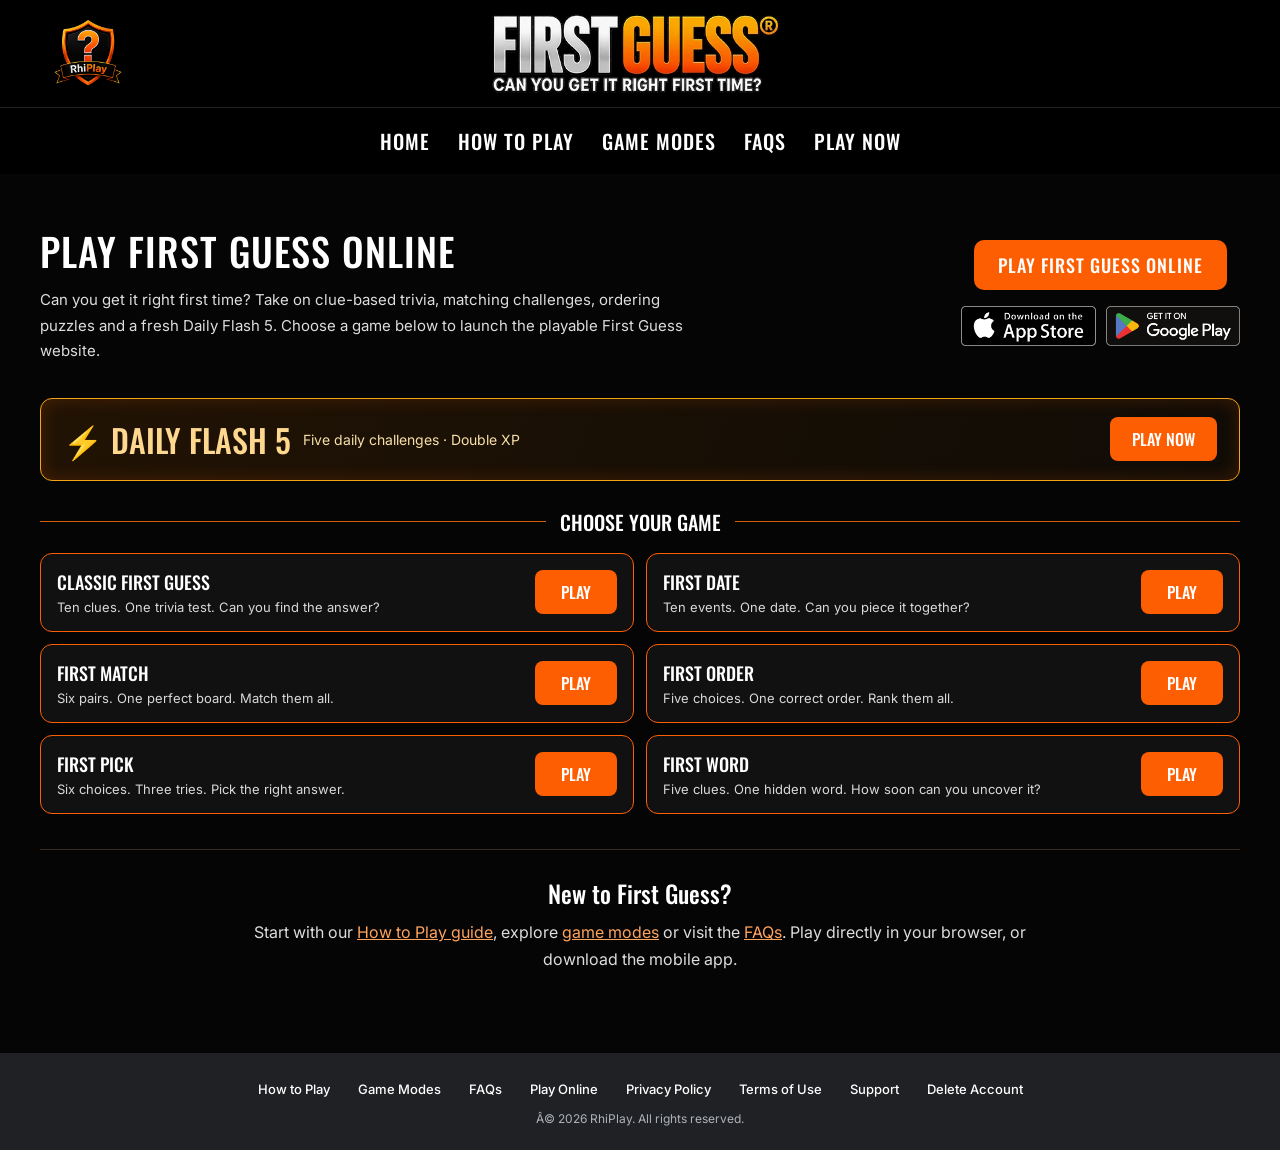
<file: index.html>
<!doctype html>
<html lang="en">
<head>
  <meta charset="utf-8">
  <meta name="viewport" content="width=device-width,initial-scale=1">
  <meta name="description" content="Play First Guess online. Try six clue-based trivia and puzzle modes or Daily Flash 5, and find the official iOS and Android app downloads.">
  <title>First GuessÂ® | RhiPlay</title>
  <link rel="stylesheet" href="styles.css">
  <link rel="stylesheet" href="adsense-content.css">
</head>

<body>

  <header class="site-header">
    <a
      class="rhiplay-logo-link"
      href="https://rhiplaygames.com/"
      aria-label="RhiPlay Games website"
    >
      <img
        class="rhiplay-logo"
        src="RhiPlayLogo_GitHub.png"
        alt="RhiPlay"
      >
    </a>

    <img
      class="header-first-guess"
      src="firstguessRlogo.webp"
      alt="First GuessÂ® â€” Can you get it right first time?"
    >
  </header>
<nav class="rhiplay-main-nav" aria-label="Main navigation">
  <a href="index.html">HOME</a>
  <a href="how-to-play.html">HOW TO PLAY</a>
  <a href="game-modes.html">GAME MODES</a>
  <a href="faq.html">FAQs</a>
  <a href="https://play.rhiplaygames.com/">PLAY NOW</a>
</nav>


<main id="top" class="game-portal">
  <section class="portal-intro" aria-labelledby="portal-title">
    <h1 id="portal-title">Play First Guess online</h1>
    <p>Can you get it right first time? Take on clue-based trivia, matching challenges, ordering puzzles and a fresh Daily Flash 5. Choose a game below to launch the playable First Guess website.</p>
    <div class="portal-actions">
      <a class="web-play-button" href="https://play.rhiplaygames.com/">PLAY FIRST GUESS ONLINE</a>
      <div class="store-buttons" aria-label="Download First Guess">
        <img src="apple.webp" alt="First Guess on the App Store">
        <a href="https://play.google.com/store/apps/details?id=com.rhiplaygames.firstguess" aria-label="Get First Guess on Google Play"><img src="google.webp" alt="Get it on Google Play"></a>
      </div>
    </div>
  </section>
  <section class="portal-daily" aria-label="Daily Flash 5">
    <div><strong>⚡ DAILY FLASH 5</strong><span>Five daily challenges · Double XP</span></div>
    <a href="https://play.rhiplaygames.com/" aria-label="Play Daily Flash 5 on First Guess">PLAY NOW</a>
  </section>
  <section class="portal-games" aria-labelledby="portal-games-title">
    <h2 id="portal-games-title">CHOOSE YOUR GAME</h2>
    <div class="portal-grid">
      <article><div><h3>CLASSIC FIRST GUESS</h3><p>Ten clues. One trivia test. Can you find the answer?</p></div><a href="https://play.rhiplaygames.com/" aria-label="Launch Classic First Guess">PLAY</a></article>
      <article><div><h3>FIRST DATE</h3><p>Ten events. One date. Can you piece it together?</p></div><a href="https://play.rhiplaygames.com/" aria-label="Launch First Date">PLAY</a></article>
      <article><div><h3>FIRST MATCH</h3><p>Six pairs. One perfect board. Match them all.</p></div><a href="https://play.rhiplaygames.com/" aria-label="Launch First Match">PLAY</a></article>
      <article><div><h3>FIRST ORDER</h3><p>Five choices. One correct order. Rank them all.</p></div><a href="https://play.rhiplaygames.com/" aria-label="Launch First Order">PLAY</a></article>
      <article><div><h3>FIRST PICK</h3><p>Six choices. Three tries. Pick the right answer.</p></div><a href="https://play.rhiplaygames.com/" aria-label="Launch First Pick">PLAY</a></article>
      <article><div><h3>FIRST WORD</h3><p>Five clues. One hidden word. How soon can you uncover it?</p></div><a href="https://play.rhiplaygames.com/" aria-label="Launch First Word">PLAY</a></article>
    </div>
  </section>
  <section class="portal-help" aria-label="Game information">
    <h2>New to First Guess?</h2>
    <p>Start with our <a href="how-to-play.html">How to Play guide</a>, explore <a href="game-modes.html">game modes</a> or visit the <a href="faq.html">FAQs</a>. Play directly in your browser, or download the mobile app.</p>
  </section>
</main>

  <footer class="site-footer">

    <div class="footer-links">
      <a href="how-to-play.html">How to Play</a>
      <a href="game-modes.html">Game Modes</a>
      <a href="faq.html">FAQs</a>
      <a href="https://play.rhiplaygames.com/">Play Online</a>
      <a href="privacy.html">Privacy Policy</a>
      <a href="terms.html">Terms of Use</a>
      <a href="support.html">Support</a>
      <a href="delete-account.html">Delete Account</a>
    </div>

    <p>Â© 2026 RhiPlay. All rights reserved.</p>

  </footer>

</body>
</html>
</file>
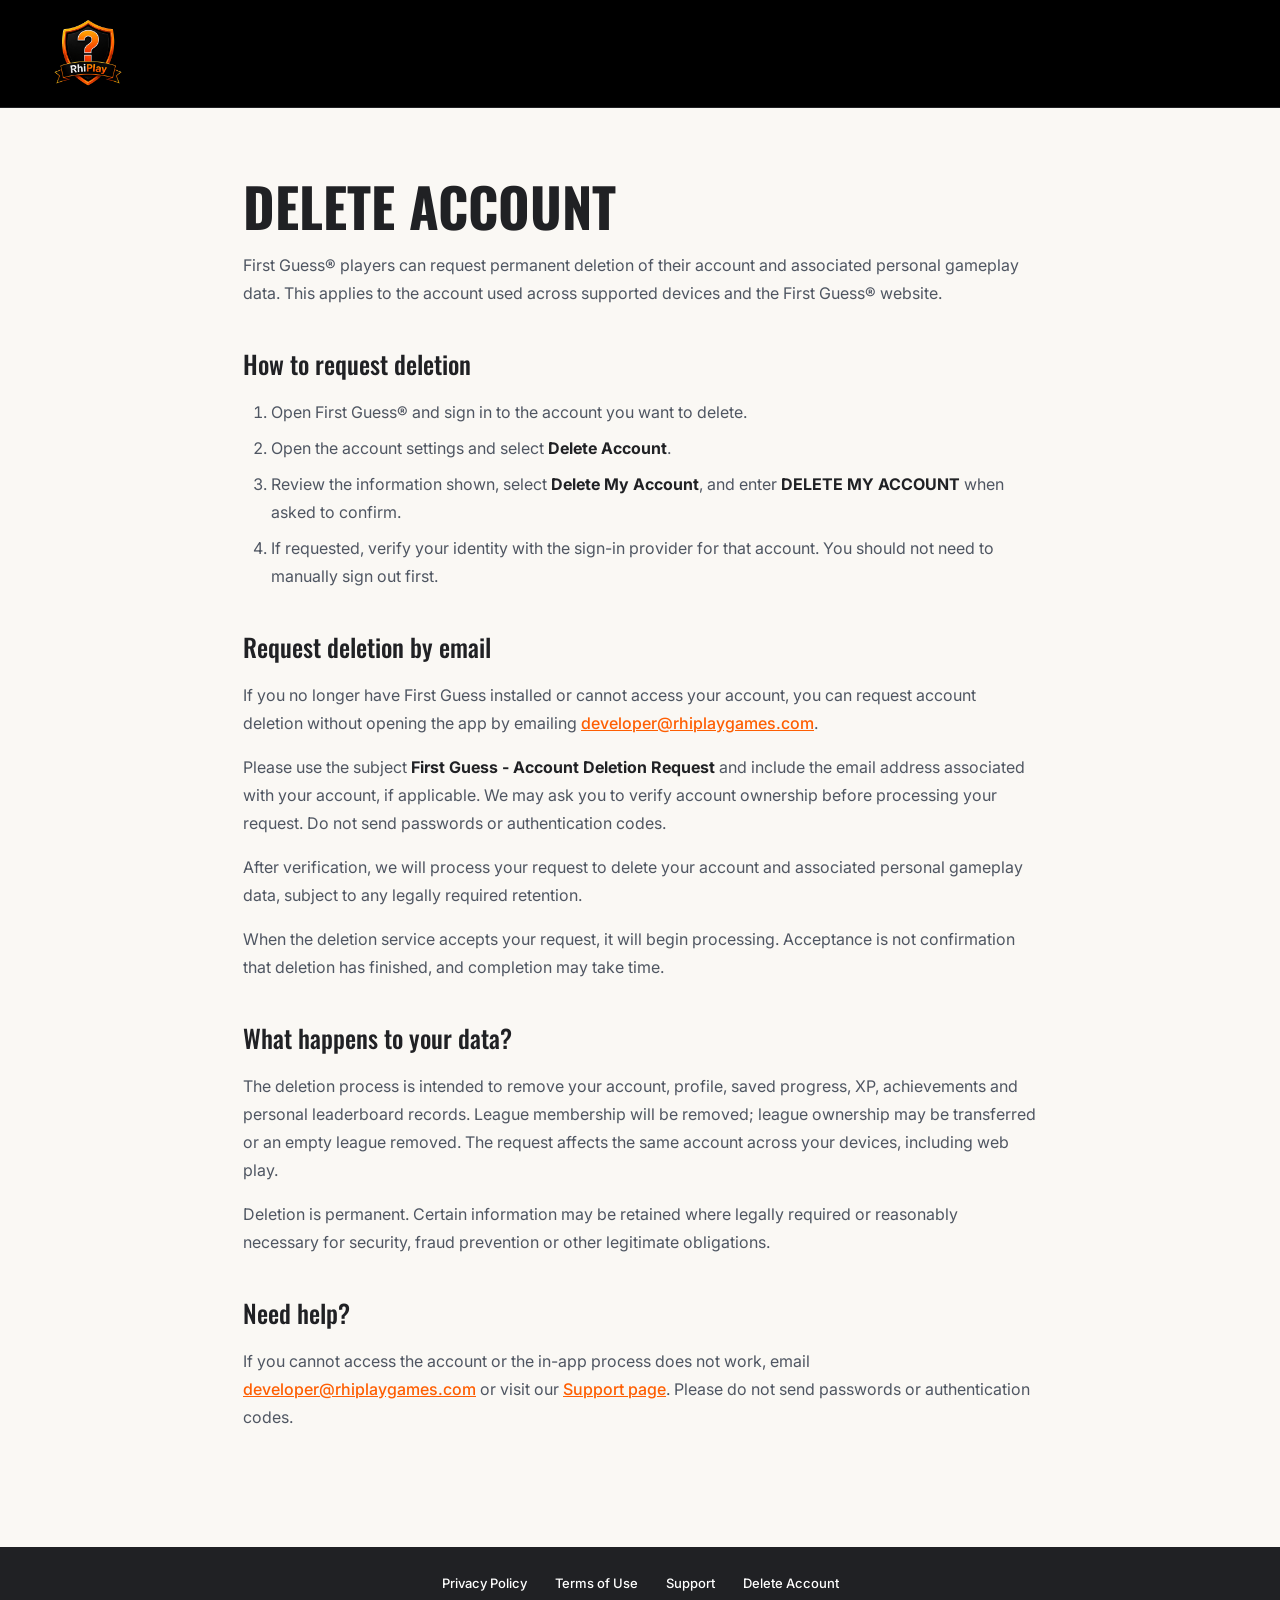
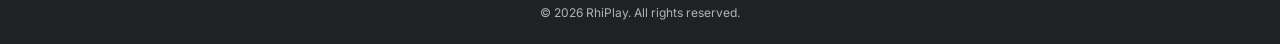
<file: delete-account.html>
<!doctype html>
<html lang="en">
<head>
  <meta charset="utf-8">
  <meta name="viewport" content="width=device-width,initial-scale=1">
  <title>Delete Account | RhiPlay</title>
  <link rel="stylesheet" href="styles.css">
</head>

<body>

  <header class="site-header">
    <a
      class="rhiplay-logo-link"
      href="index.html"
      aria-label="RhiPlay home"
    >
      <img
        class="rhiplay-logo"
        src="RhiPlayLogo_GitHub.png"
        alt="RhiPlay"
      >
    </a>
  </header>

  <main class="legal-page">
    <h1>Delete Account</h1>
    <p>First Guess® players can request permanent deletion of their account and associated personal gameplay data. This applies to the account used across supported devices and the First Guess® website.</p>

    <h2>How to request deletion</h2>
    <ol>
      <li>Open First Guess® and sign in to the account you want to delete.</li>
      <li>Open the account settings and select <strong>Delete Account</strong>.</li>
      <li>Review the information shown, select <strong>Delete My Account</strong>, and enter <strong>DELETE MY ACCOUNT</strong> when asked to confirm.</li>
      <li>If requested, verify your identity with the sign-in provider for that account. You should not need to manually sign out first.</li>
    </ol>
    <h2>Request deletion by email</h2>
    <p>If you no longer have First Guess installed or cannot access your account, you can request account deletion without opening the app by emailing <a href="mailto:developer@rhiplaygames.com?subject=First%20Guess%20-%20Account%20Deletion%20Request">developer@rhiplaygames.com</a>.</p>
    <p>Please use the subject <strong>First Guess - Account Deletion Request</strong> and include the email address associated with your account, if applicable. We may ask you to verify account ownership before processing your request. Do not send passwords or authentication codes.</p>
    <p>After verification, we will process your request to delete your account and associated personal gameplay data, subject to any legally required retention.</p>

    <p>When the deletion service accepts your request, it will begin processing. Acceptance is not confirmation that deletion has finished, and completion may take time.</p>

    <h2>What happens to your data?</h2>
    <p>The deletion process is intended to remove your account, profile, saved progress, XP, achievements and personal leaderboard records. League membership will be removed; league ownership may be transferred or an empty league removed. The request affects the same account across your devices, including web play.</p>
    <p>Deletion is permanent. Certain information may be retained where legally required or reasonably necessary for security, fraud prevention or other legitimate obligations.</p>

    <h2>Need help?</h2>
    <p>If you cannot access the account or the in-app process does not work, email <a href="mailto:developer@rhiplaygames.com">developer@rhiplaygames.com</a> or visit our <a href="support.html">Support page</a>. Please do not send passwords or authentication codes.</p>
  </main>

  <footer class="site-footer">

    <div class="footer-links">
      <a href="privacy.html">Privacy Policy</a>
      <a href="terms.html">Terms of Use</a>
      <a href="support.html">Support</a>
      <a href="delete-account.html">Delete Account</a>
    </div>

    <p>© 2026 RhiPlay. All rights reserved.</p>

  </footer>

</body>
</html>
</file>
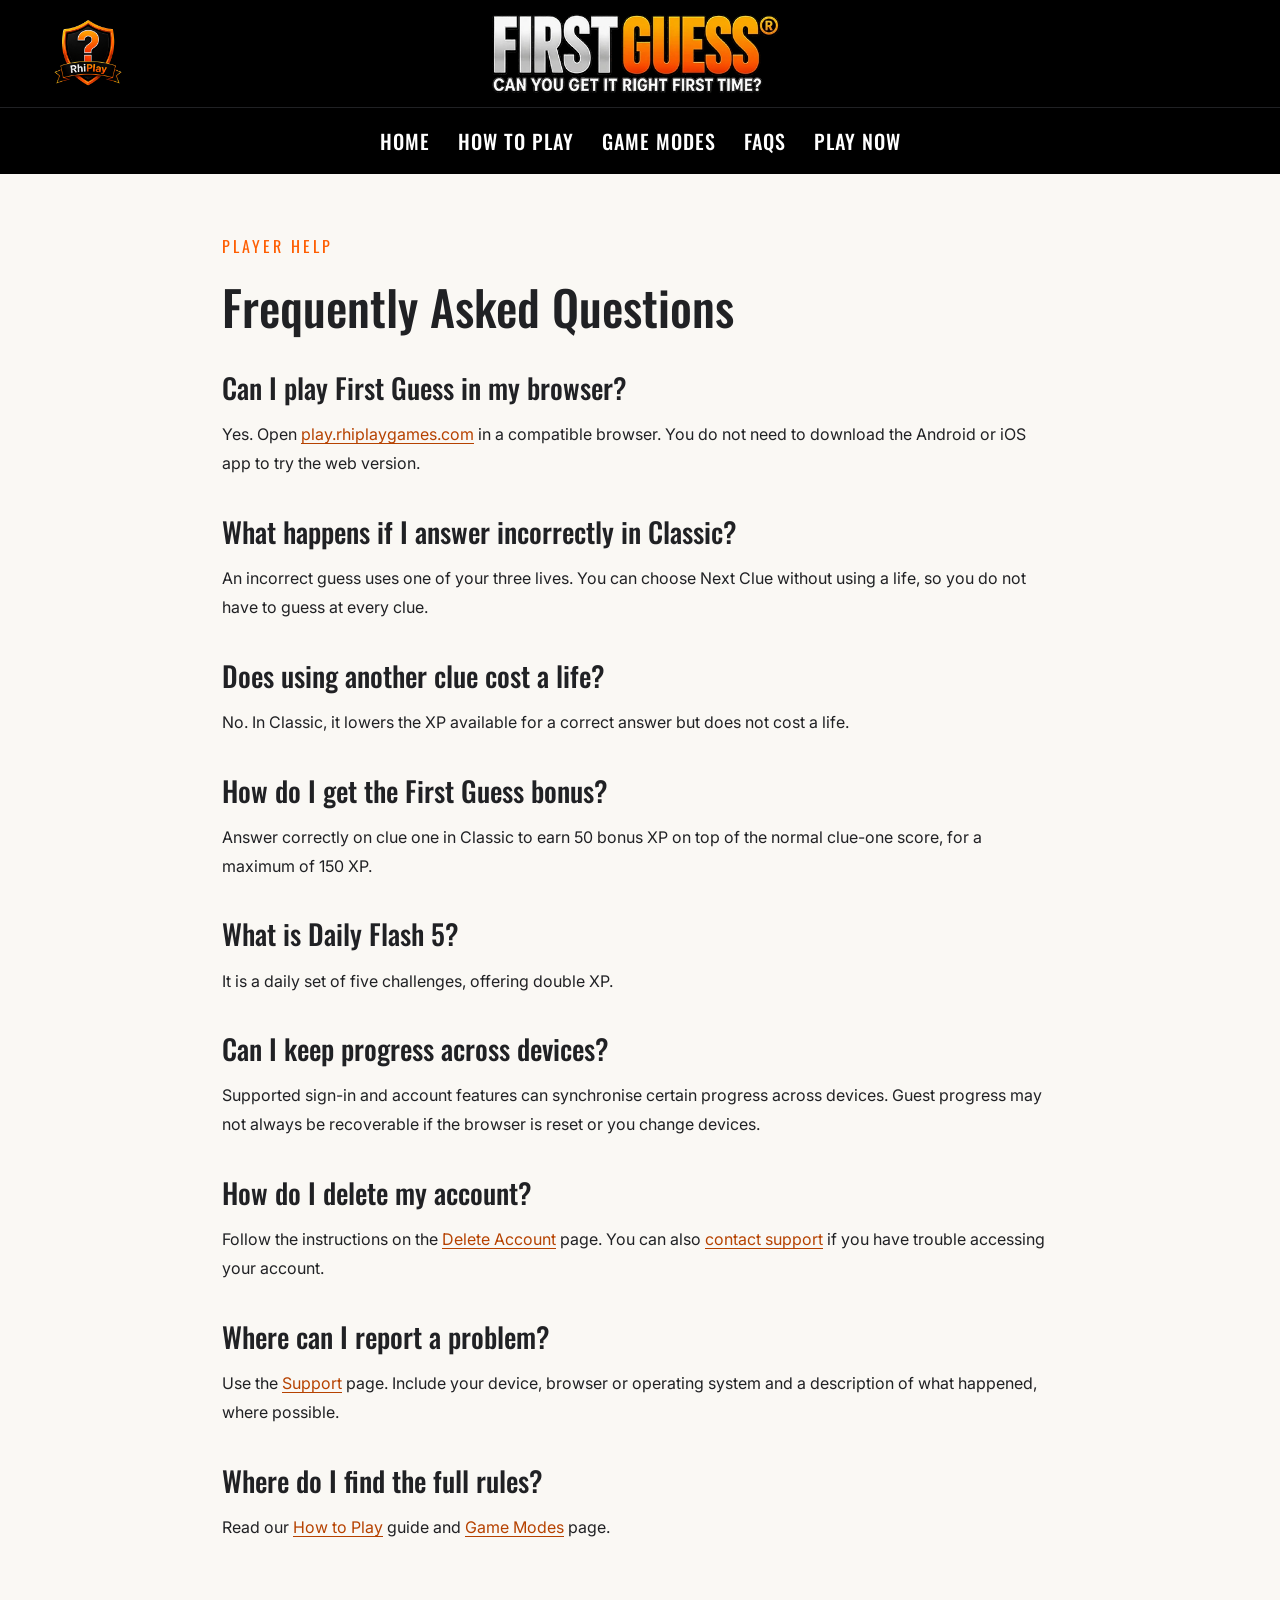
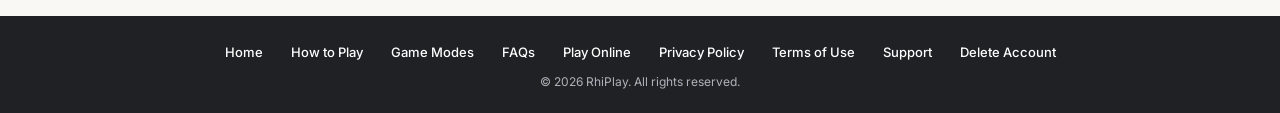
<file: faq.html>
<!doctype html>
<html lang="en"><head><meta charset="utf-8"><meta name="viewport" content="width=device-width, initial-scale=1"><meta name="description" content="Answers to common First Guess questions about playing online, lives, XP, accounts and game progress."><title>First Guess FAQs</title><link rel="canonical" href="https://rhiplaygames.com/faq.html"><link rel="stylesheet" href="styles.css"><link rel="stylesheet" href="adsense-content.css"></head><body><header class="site-header"><a class="rhiplay-logo-link" href="index.html" aria-label="RhiPlay Games home"><img class="rhiplay-logo" src="RhiPlayLogo_GitHub.png" alt="RhiPlay"></a><img class="header-first-guess" src="firstguessRlogo.webp" alt="First Guess — Can you get it right first time?"></header>
<nav class="rhiplay-main-nav" aria-label="Main navigation">
  <a href="index.html">HOME</a>
  <a href="how-to-play.html">HOW TO PLAY</a>
  <a href="game-modes.html">GAME MODES</a>
  <a href="faq.html">FAQs</a>
  <a href="https://play.rhiplaygames.com/">PLAY NOW</a>
</nav><main class="content-page"><p class="eyebrow">PLAYER HELP</p><h1>Frequently Asked Questions</h1><h2>Can I play First Guess in my browser?</h2><p>Yes. Open <a href="https://play.rhiplaygames.com/">play.rhiplaygames.com</a> in a compatible browser. You do not need to download the Android or iOS app to try the web version.</p><h2>What happens if I answer incorrectly in Classic?</h2><p>An incorrect guess uses one of your three lives. You can choose Next Clue without using a life, so you do not have to guess at every clue.</p><h2>Does using another clue cost a life?</h2><p>No. In Classic, it lowers the XP available for a correct answer but does not cost a life.</p><h2>How do I get the First Guess bonus?</h2><p>Answer correctly on clue one in Classic to earn 50 bonus XP on top of the normal clue-one score, for a maximum of 150 XP.</p><h2>What is Daily Flash 5?</h2><p>It is a daily set of five challenges, offering double XP.</p><h2>Can I keep progress across devices?</h2><p>Supported sign-in and account features can synchronise certain progress across devices. Guest progress may not always be recoverable if the browser is reset or you change devices.</p><h2>How do I delete my account?</h2><p>Follow the instructions on the <a href="delete-account.html">Delete Account</a> page. You can also <a href="support.html">contact support</a> if you have trouble accessing your account.</p><h2>Where can I report a problem?</h2><p>Use the <a href="support.html">Support</a> page. Include your device, browser or operating system and a description of what happened, where possible.</p><h2>Where do I find the full rules?</h2><p>Read our <a href="how-to-play.html">How to Play</a> guide and <a href="game-modes.html">Game Modes</a> page.</p></main><footer class="site-footer"><div class="footer-links"><a href="index.html">Home</a><a href="how-to-play.html">How to Play</a><a href="game-modes.html">Game Modes</a><a href="faq.html">FAQs</a><a href="https://play.rhiplaygames.com/">Play Online</a><a href="privacy.html">Privacy Policy</a><a href="terms.html">Terms of Use</a><a href="support.html">Support</a><a href="delete-account.html">Delete Account</a></div><p>© 2026 RhiPlay. All rights reserved.</p></footer></body></html>
</file>
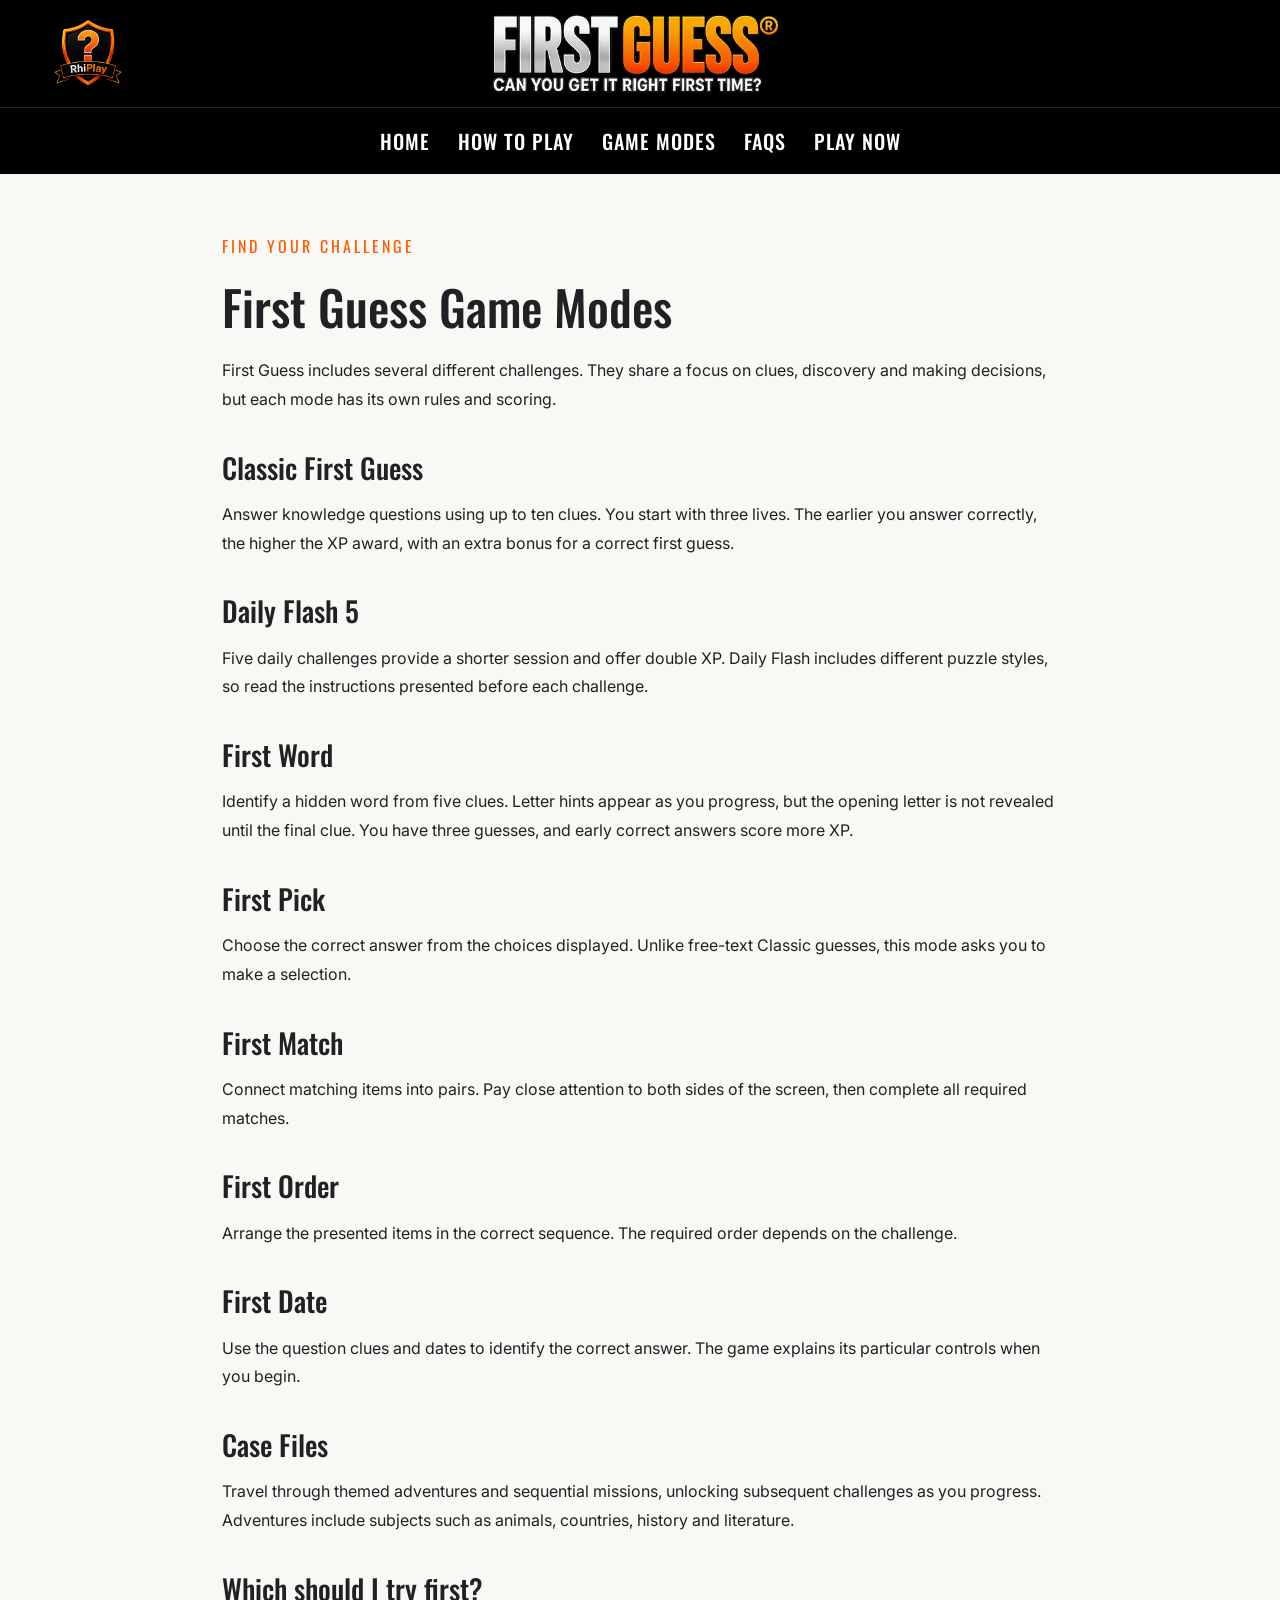
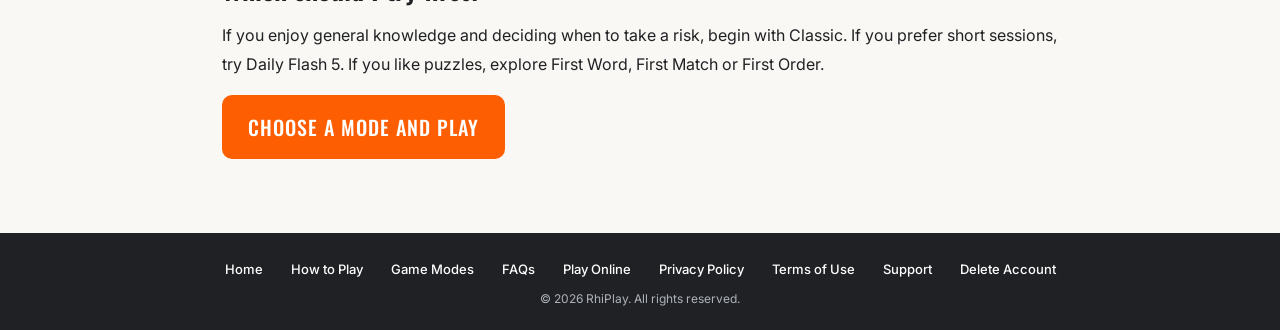
<file: game-modes.html>
<!doctype html>
<html lang="en"><head><meta charset="utf-8"><meta name="viewport" content="width=device-width, initial-scale=1"><meta name="description" content="Explore Classic, Daily Flash 5, First Word, First Pick, First Match, First Order and Case Files in First Guess."><title>First Guess Game Modes</title><link rel="canonical" href="https://rhiplaygames.com/game-modes.html"><link rel="stylesheet" href="styles.css"><link rel="stylesheet" href="adsense-content.css"></head><body><header class="site-header"><a class="rhiplay-logo-link" href="index.html" aria-label="RhiPlay Games home"><img class="rhiplay-logo" src="RhiPlayLogo_GitHub.png" alt="RhiPlay"></a><img class="header-first-guess" src="firstguessRlogo.webp" alt="First Guess — Can you get it right first time?"></header>
<nav class="rhiplay-main-nav" aria-label="Main navigation">
  <a href="index.html">HOME</a>
  <a href="how-to-play.html">HOW TO PLAY</a>
  <a href="game-modes.html">GAME MODES</a>
  <a href="faq.html">FAQs</a>
  <a href="https://play.rhiplaygames.com/">PLAY NOW</a>
</nav><main class="content-page"><p class="eyebrow">FIND YOUR CHALLENGE</p><h1>First Guess Game Modes</h1><p>First Guess includes several different challenges. They share a focus on clues, discovery and making decisions, but each mode has its own rules and scoring.</p><h2>Classic First Guess</h2><p>Answer knowledge questions using up to ten clues. You start with three lives. The earlier you answer correctly, the higher the XP award, with an extra bonus for a correct first guess.</p><h2>Daily Flash 5</h2><p>Five daily challenges provide a shorter session and offer double XP. Daily Flash includes different puzzle styles, so read the instructions presented before each challenge.</p><h2>First Word</h2><p>Identify a hidden word from five clues. Letter hints appear as you progress, but the opening letter is not revealed until the final clue. You have three guesses, and early correct answers score more XP.</p><h2>First Pick</h2><p>Choose the correct answer from the choices displayed. Unlike free-text Classic guesses, this mode asks you to make a selection.</p><h2>First Match</h2><p>Connect matching items into pairs. Pay close attention to both sides of the screen, then complete all required matches.</p><h2>First Order</h2><p>Arrange the presented items in the correct sequence. The required order depends on the challenge.</p><h2>First Date</h2><p>Use the question clues and dates to identify the correct answer. The game explains its particular controls when you begin.</p><h2>Case Files</h2><p>Travel through themed adventures and sequential missions, unlocking subsequent challenges as you progress. Adventures include subjects such as animals, countries, history and literature.</p><h2>Which should I try first?</h2><p>If you enjoy general knowledge and deciding when to take a risk, begin with Classic. If you prefer short sessions, try Daily Flash 5. If you like puzzles, explore First Word, First Match or First Order.</p><p class="content-cta"><a href="https://play.rhiplaygames.com/">Choose a mode and play</a></p></main><footer class="site-footer"><div class="footer-links"><a href="index.html">Home</a><a href="how-to-play.html">How to Play</a><a href="game-modes.html">Game Modes</a><a href="faq.html">FAQs</a><a href="https://play.rhiplaygames.com/">Play Online</a><a href="privacy.html">Privacy Policy</a><a href="terms.html">Terms of Use</a><a href="support.html">Support</a><a href="delete-account.html">Delete Account</a></div><p>© 2026 RhiPlay. All rights reserved.</p></footer></body></html>
</file>
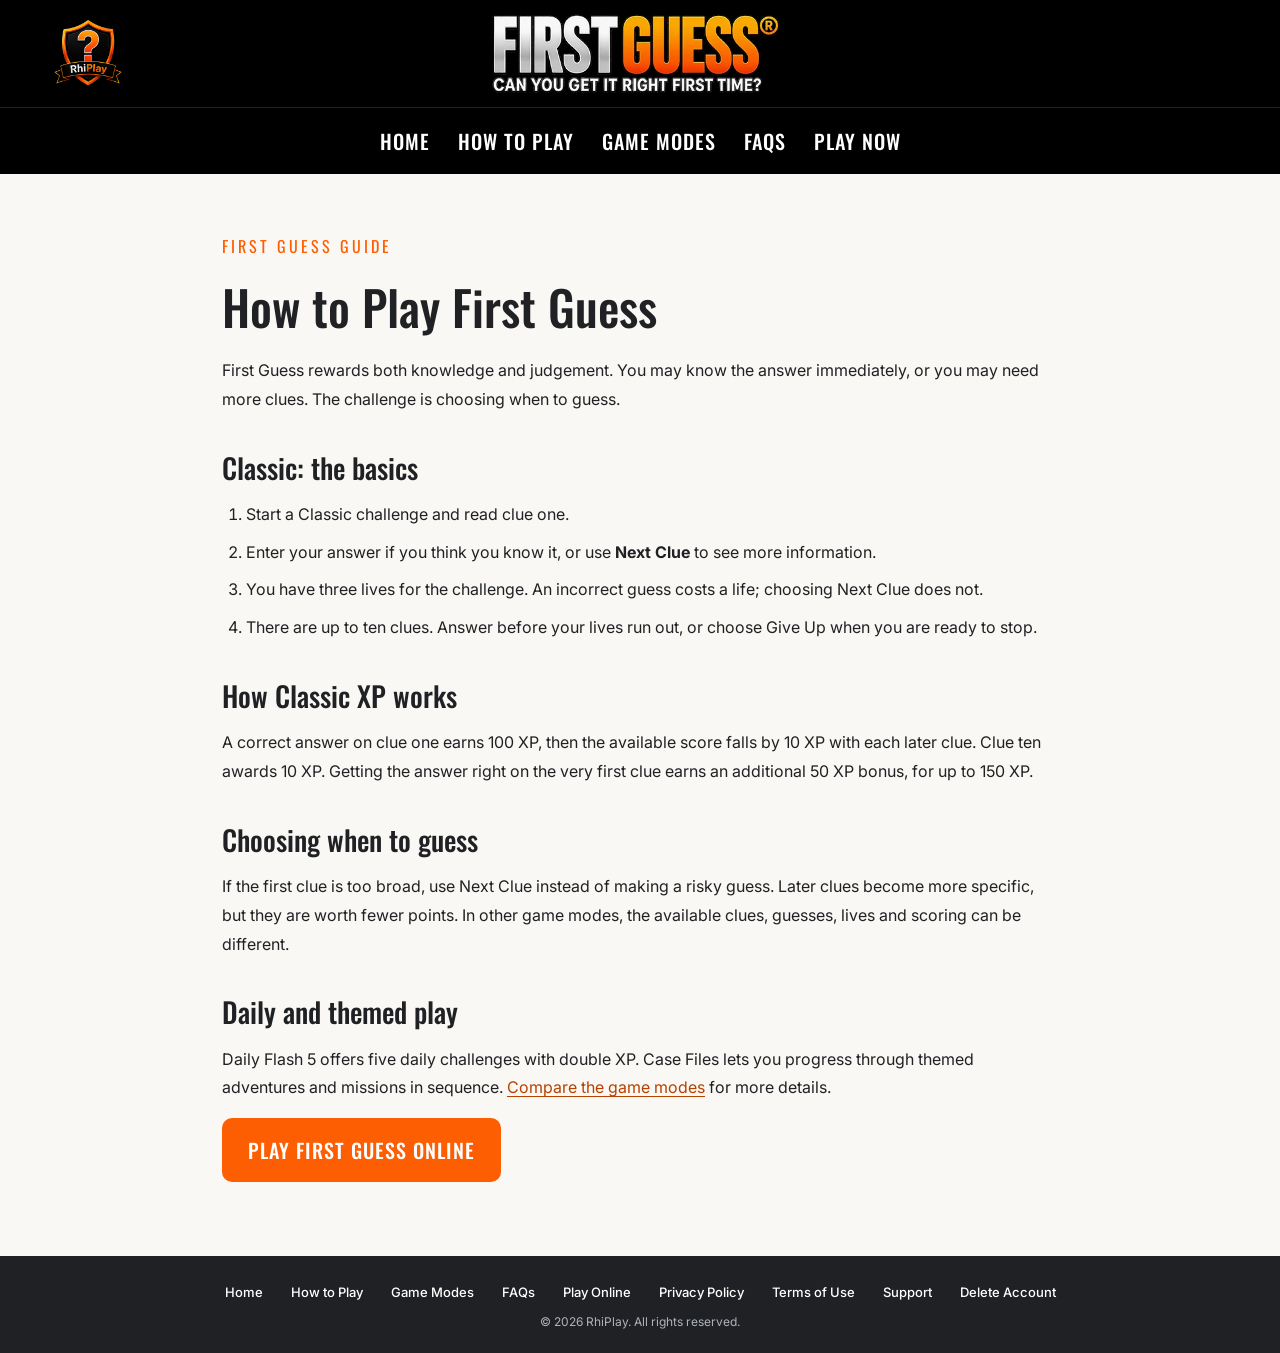
<file: how-to-play.html>
<!doctype html>
<html lang="en"><head><meta charset="utf-8"><meta name="viewport" content="width=device-width, initial-scale=1"><meta name="description" content="Learn First Guess Classic rules, clues, lives, scoring and how to start playing."><title>How to Play</title><link rel="canonical" href="https://rhiplaygames.com/how-to-play.html"><link rel="stylesheet" href="styles.css"><link rel="stylesheet" href="adsense-content.css"></head><body><header class="site-header"><a class="rhiplay-logo-link" href="index.html" aria-label="RhiPlay Games home"><img class="rhiplay-logo" src="RhiPlayLogo_GitHub.png" alt="RhiPlay"></a><img class="header-first-guess" src="firstguessRlogo.webp" alt="First Guess — Can you get it right first time?"></header>
<nav class="rhiplay-main-nav" aria-label="Main navigation">
  <a href="index.html">HOME</a>
  <a href="how-to-play.html">HOW TO PLAY</a>
  <a href="game-modes.html">GAME MODES</a>
  <a href="faq.html">FAQs</a>
  <a href="https://play.rhiplaygames.com/">PLAY NOW</a>
</nav><main class="content-page"><p class="eyebrow">FIRST GUESS GUIDE</p><h1>How to Play First Guess</h1><p>First Guess rewards both knowledge and judgement. You may know the answer immediately, or you may need more clues. The challenge is choosing when to guess.</p><h2>Classic: the basics</h2><ol class="steps"><li>Start a Classic challenge and read clue one.</li><li>Enter your answer if you think you know it, or use <strong>Next Clue</strong> to see more information.</li><li>You have three lives for the challenge. An incorrect guess costs a life; choosing Next Clue does not.</li><li>There are up to ten clues. Answer before your lives run out, or choose Give Up when you are ready to stop.</li></ol><h2>How Classic XP works</h2><p>A correct answer on clue one earns 100 XP, then the available score falls by 10 XP with each later clue. Clue ten awards 10 XP. Getting the answer right on the very first clue earns an additional 50 XP bonus, for up to 150 XP.</p><h2>Choosing when to guess</h2><p>If the first clue is too broad, use Next Clue instead of making a risky guess. Later clues become more specific, but they are worth fewer points. In other game modes, the available clues, guesses, lives and scoring can be different.</p><h2>Daily and themed play</h2><p>Daily Flash 5 offers five daily challenges with double XP. Case Files lets you progress through themed adventures and missions in sequence. <a href="game-modes.html">Compare the game modes</a> for more details.</p><p class="content-cta"><a href="https://play.rhiplaygames.com/">Play First Guess Online</a></p></main><footer class="site-footer"><div class="footer-links"><a href="index.html">Home</a><a href="how-to-play.html">How to Play</a><a href="game-modes.html">Game Modes</a><a href="faq.html">FAQs</a><a href="https://play.rhiplaygames.com/">Play Online</a><a href="privacy.html">Privacy Policy</a><a href="terms.html">Terms of Use</a><a href="support.html">Support</a><a href="delete-account.html">Delete Account</a></div><p>© 2026 RhiPlay. All rights reserved.</p></footer></body></html>
</file>
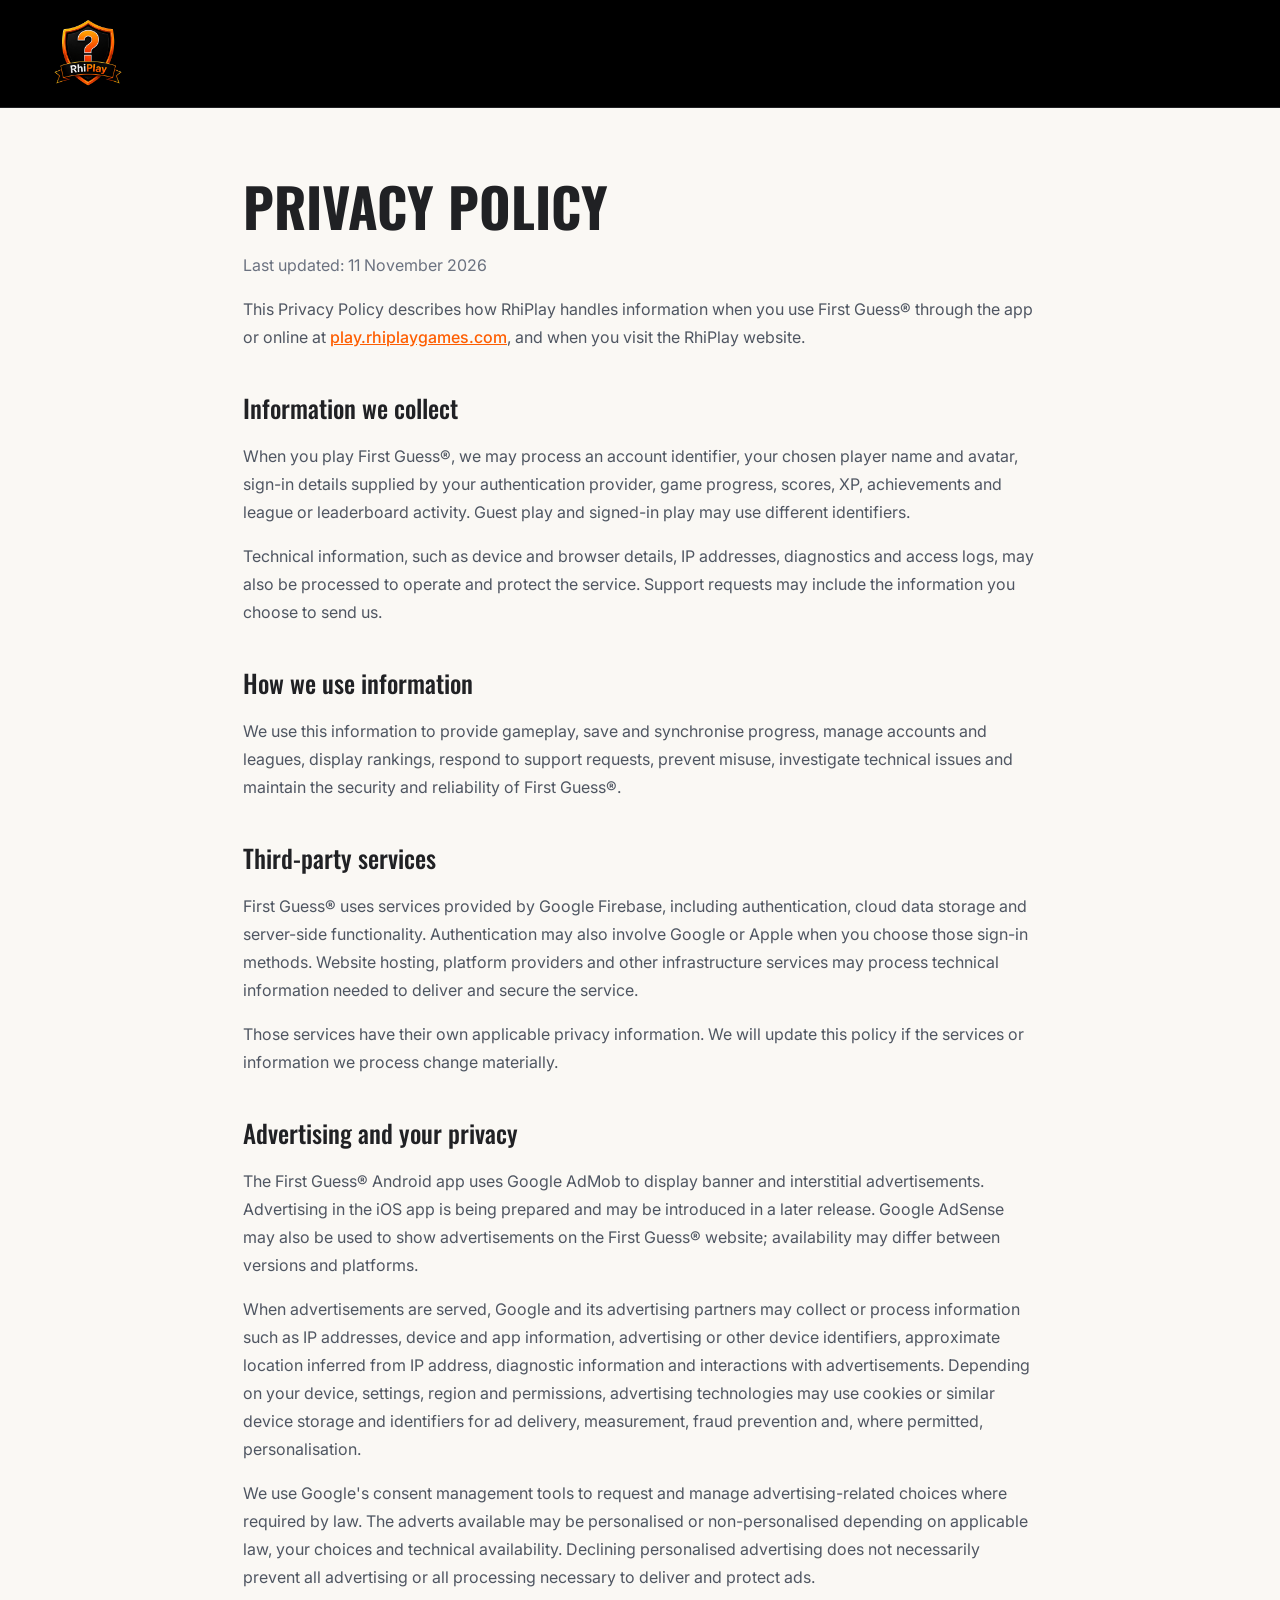
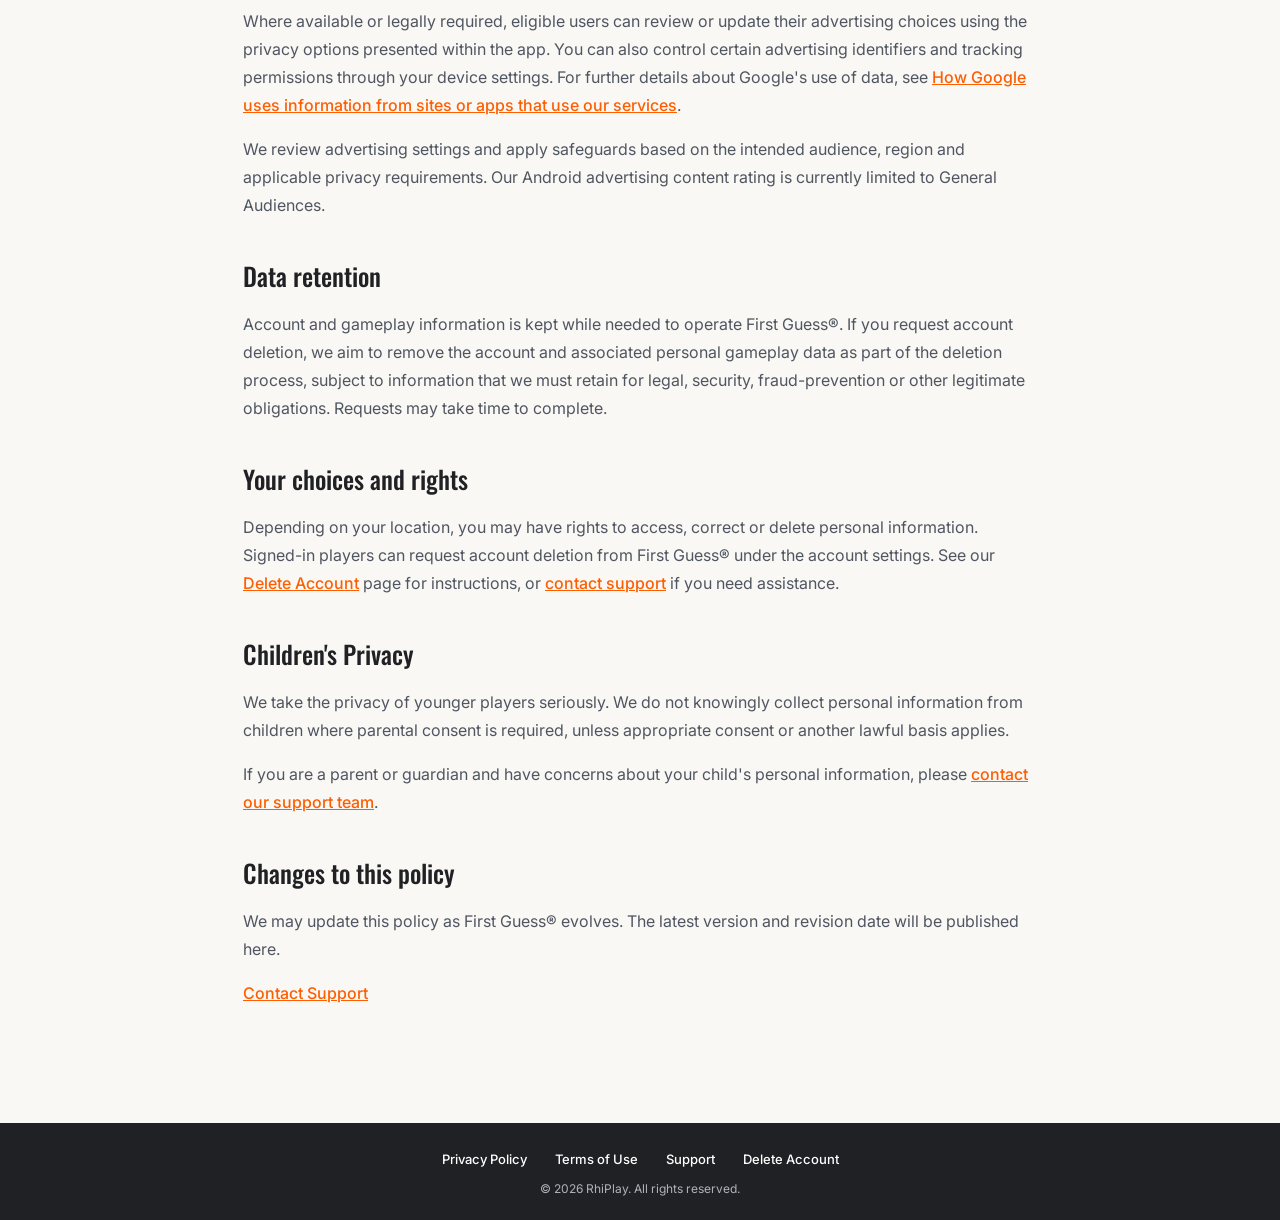
<file: privacy.html>
<!doctype html>
<html lang="en">
<head>
  <meta charset="utf-8">
  <meta name="viewport" content="width=device-width,initial-scale=1">
  <title>Privacy Policy | RhiPlay</title>
  <link rel="stylesheet" href="styles.css">
</head>

<body>

  <header class="site-header">
    <a
      class="rhiplay-logo-link"
      href="index.html"
      aria-label="RhiPlay home"
    >
      <img
        class="rhiplay-logo"
        src="RhiPlayLogo_GitHub.png"
        alt="RhiPlay"
      >
    </a>
  </header>

  <main class="legal-page">
    <h1>Privacy Policy</h1>
    <p class="updated">Last updated: 11 November 2026</p>
    <p>This Privacy Policy describes how RhiPlay handles information when you use First Guess® through the app or online at <a href="https://play.rhiplaygames.com/">play.rhiplaygames.com</a>, and when you visit the RhiPlay website.</p>

    <h2>Information we collect</h2>
    <p>When you play First Guess®, we may process an account identifier, your chosen player name and avatar, sign-in details supplied by your authentication provider, game progress, scores, XP, achievements and league or leaderboard activity. Guest play and signed-in play may use different identifiers.</p>
    <p>Technical information, such as device and browser details, IP addresses, diagnostics and access logs, may also be processed to operate and protect the service. Support requests may include the information you choose to send us.</p>

    <h2>How we use information</h2>
    <p>We use this information to provide gameplay, save and synchronise progress, manage accounts and leagues, display rankings, respond to support requests, prevent misuse, investigate technical issues and maintain the security and reliability of First Guess®.</p>

    <h2>Third-party services</h2>
    <p>First Guess® uses services provided by Google Firebase, including authentication, cloud data storage and server-side functionality. Authentication may also involve Google or Apple when you choose those sign-in methods. Website hosting, platform providers and other infrastructure services may process technical information needed to deliver and secure the service.</p>
    <p>Those services have their own applicable privacy information. We will update this policy if the services or information we process change materially.</p>

    <h2>Advertising and your privacy</h2>
    <p>The First Guess® Android app uses Google AdMob to display banner and interstitial advertisements. Advertising in the iOS app is being prepared and may be introduced in a later release. Google AdSense may also be used to show advertisements on the First Guess® website; availability may differ between versions and platforms.</p>
    <p>When advertisements are served, Google and its advertising partners may collect or process information such as IP addresses, device and app information, advertising or other device identifiers, approximate location inferred from IP address, diagnostic information and interactions with advertisements. Depending on your device, settings, region and permissions, advertising technologies may use cookies or similar device storage and identifiers for ad delivery, measurement, fraud prevention and, where permitted, personalisation.</p>
    <p>We use Google's consent management tools to request and manage advertising-related choices where required by law. The adverts available may be personalised or non-personalised depending on applicable law, your choices and technical availability. Declining personalised advertising does not necessarily prevent all advertising or all processing necessary to deliver and protect ads.</p>
    <p>Where available or legally required, eligible users can review or update their advertising choices using the privacy options presented within the app. You can also control certain advertising identifiers and tracking permissions through your device settings. For further details about Google's use of data, see <a href="https://policies.google.com/technologies/partner-sites">How Google uses information from sites or apps that use our services</a>.</p>
    <p>We review advertising settings and apply safeguards based on the intended audience, region and applicable privacy requirements. Our Android advertising content rating is currently limited to General Audiences.</p>

    <h2>Data retention</h2>
    <p>Account and gameplay information is kept while needed to operate First Guess®. If you request account deletion, we aim to remove the account and associated personal gameplay data as part of the deletion process, subject to information that we must retain for legal, security, fraud-prevention or other legitimate obligations. Requests may take time to complete.</p>

    <h2>Your choices and rights</h2>
    <p>Depending on your location, you may have rights to access, correct or delete personal information. Signed-in players can request account deletion from First Guess® under the account settings. See our <a href="delete-account.html">Delete Account</a> page for instructions, or <a href="support.html">contact support</a> if you need assistance.</p>

    <h2>Children's Privacy</h2>
    <p>We take the privacy of younger players seriously. We do not knowingly collect personal information from children where parental consent is required, unless appropriate consent or another lawful basis applies.</p>
    <p>If you are a parent or guardian and have concerns about your child's personal information, please <a href="support.html">contact our support team</a>.</p>

    <h2>Changes to this policy</h2>
    <p>We may update this policy as First Guess® evolves. The latest version and revision date will be published here.</p>
    <p><a href="support.html">Contact Support</a></p>
  </main>

  <footer class="site-footer">

    <div class="footer-links">
      <a href="privacy.html">Privacy Policy</a>
      <a href="terms.html">Terms of Use</a>
      <a href="support.html">Support</a>
      <a href="delete-account.html">Delete Account</a>
    </div>

    <p>© 2026 RhiPlay. All rights reserved.</p>

  </footer>

</body>
</html>
</file>
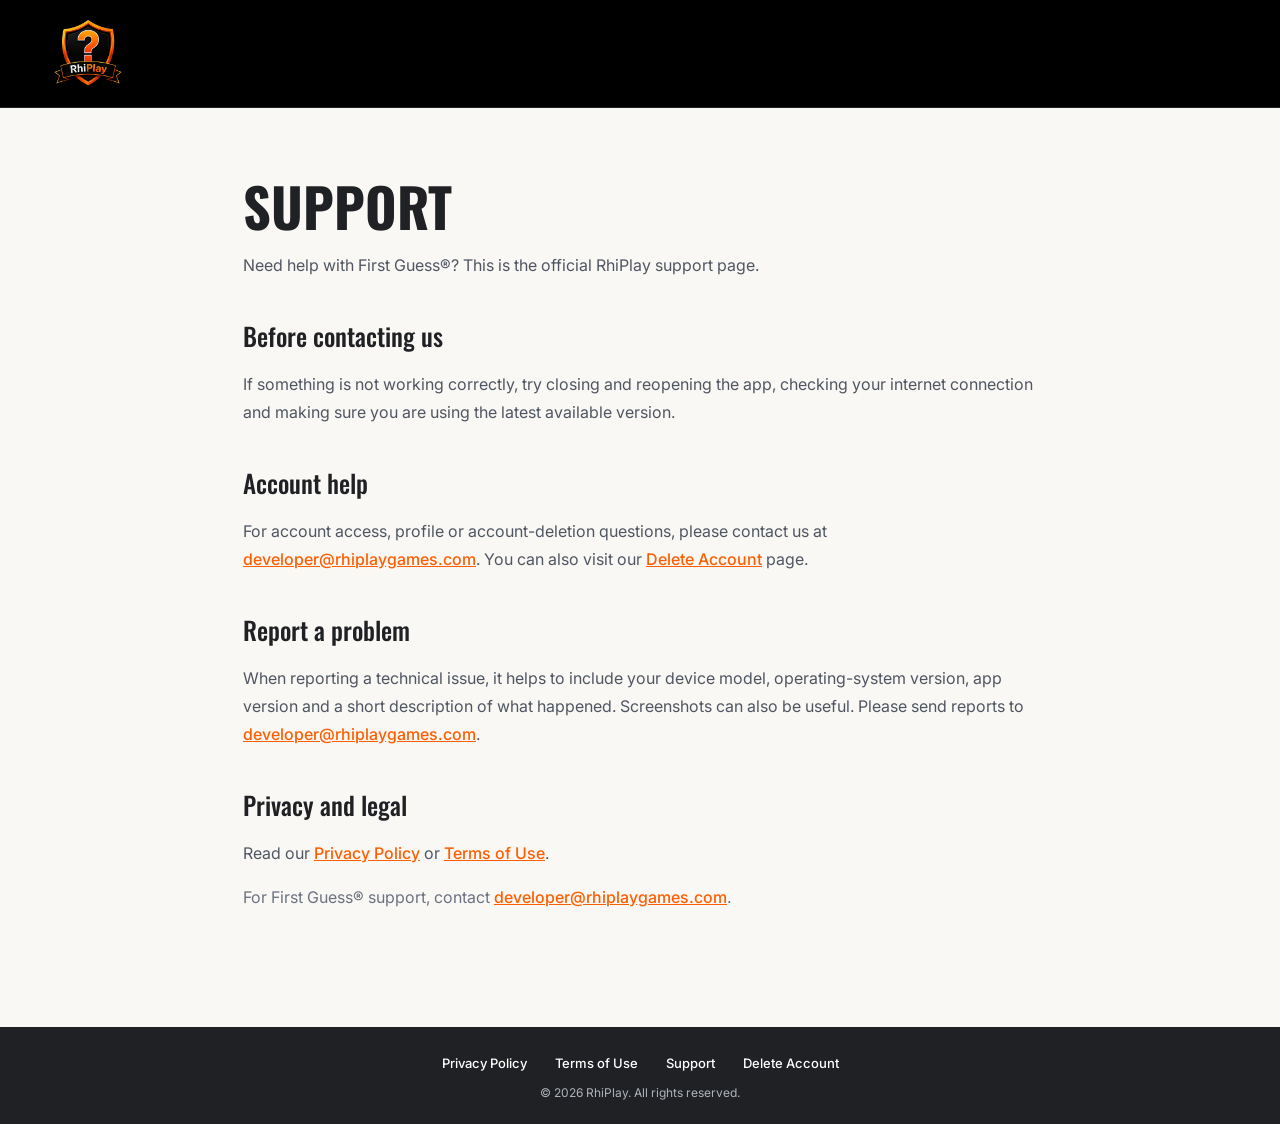
<file: support.html>
<!doctype html>
<html lang="en">
<head>
  <meta charset="utf-8">
  <meta name="viewport" content="width=device-width,initial-scale=1">
  <title>Support | RhiPlay</title>
  <link rel="stylesheet" href="styles.css">
</head>

<body>

  <header class="site-header">
    <a
      class="rhiplay-logo-link"
      href="index.html"
      aria-label="RhiPlay home"
    >
      <img
        class="rhiplay-logo"
        src="RhiPlayLogo_GitHub.png"
        alt="RhiPlay"
      >
    </a>
  </header>

  <main class="legal-page support-page">

    <h1>Support</h1>

    <p>
      Need help with First Guess®? This is the official RhiPlay support page.
    </p>

    <h2>Before contacting us</h2>

    <p>
      If something is not working correctly, try closing and reopening the app,
      checking your internet connection and making sure you are using the latest
      available version.
    </p>

    <h2>Account help</h2>

    <p>
      For account access, profile or account-deletion questions, please contact us at
      <a href="mailto:developer@rhiplaygames.com">developer@rhiplaygames.com</a>.
      You can also visit our <a href="delete-account.html">Delete Account</a> page.
    </p>

    <h2>Report a problem</h2>

    <p>
      When reporting a technical issue, it helps to include your device model,
      operating-system version, app version and a short description of what
      happened. Screenshots can also be useful. Please send reports to
      <a href="mailto:developer@rhiplaygames.com">developer@rhiplaygames.com</a>.
    </p>

    <h2>Privacy and legal</h2>

    <p>
      Read our <a href="privacy.html">Privacy Policy</a> or
      <a href="terms.html">Terms of Use</a>.
    </p>

    <p class="note">
      For First Guess® support, contact
      <a href="mailto:developer@rhiplaygames.com">developer@rhiplaygames.com</a>.
    </p>

  </main>

  <footer class="site-footer">

    <div class="footer-links">
      <a href="privacy.html">Privacy Policy</a>
      <a href="terms.html">Terms of Use</a>
      <a href="support.html">Support</a>
      <a href="delete-account.html">Delete Account</a>
    </div>

    <p>© 2026 RhiPlay. All rights reserved.</p>

  </footer>

</body>
</html>
</file>
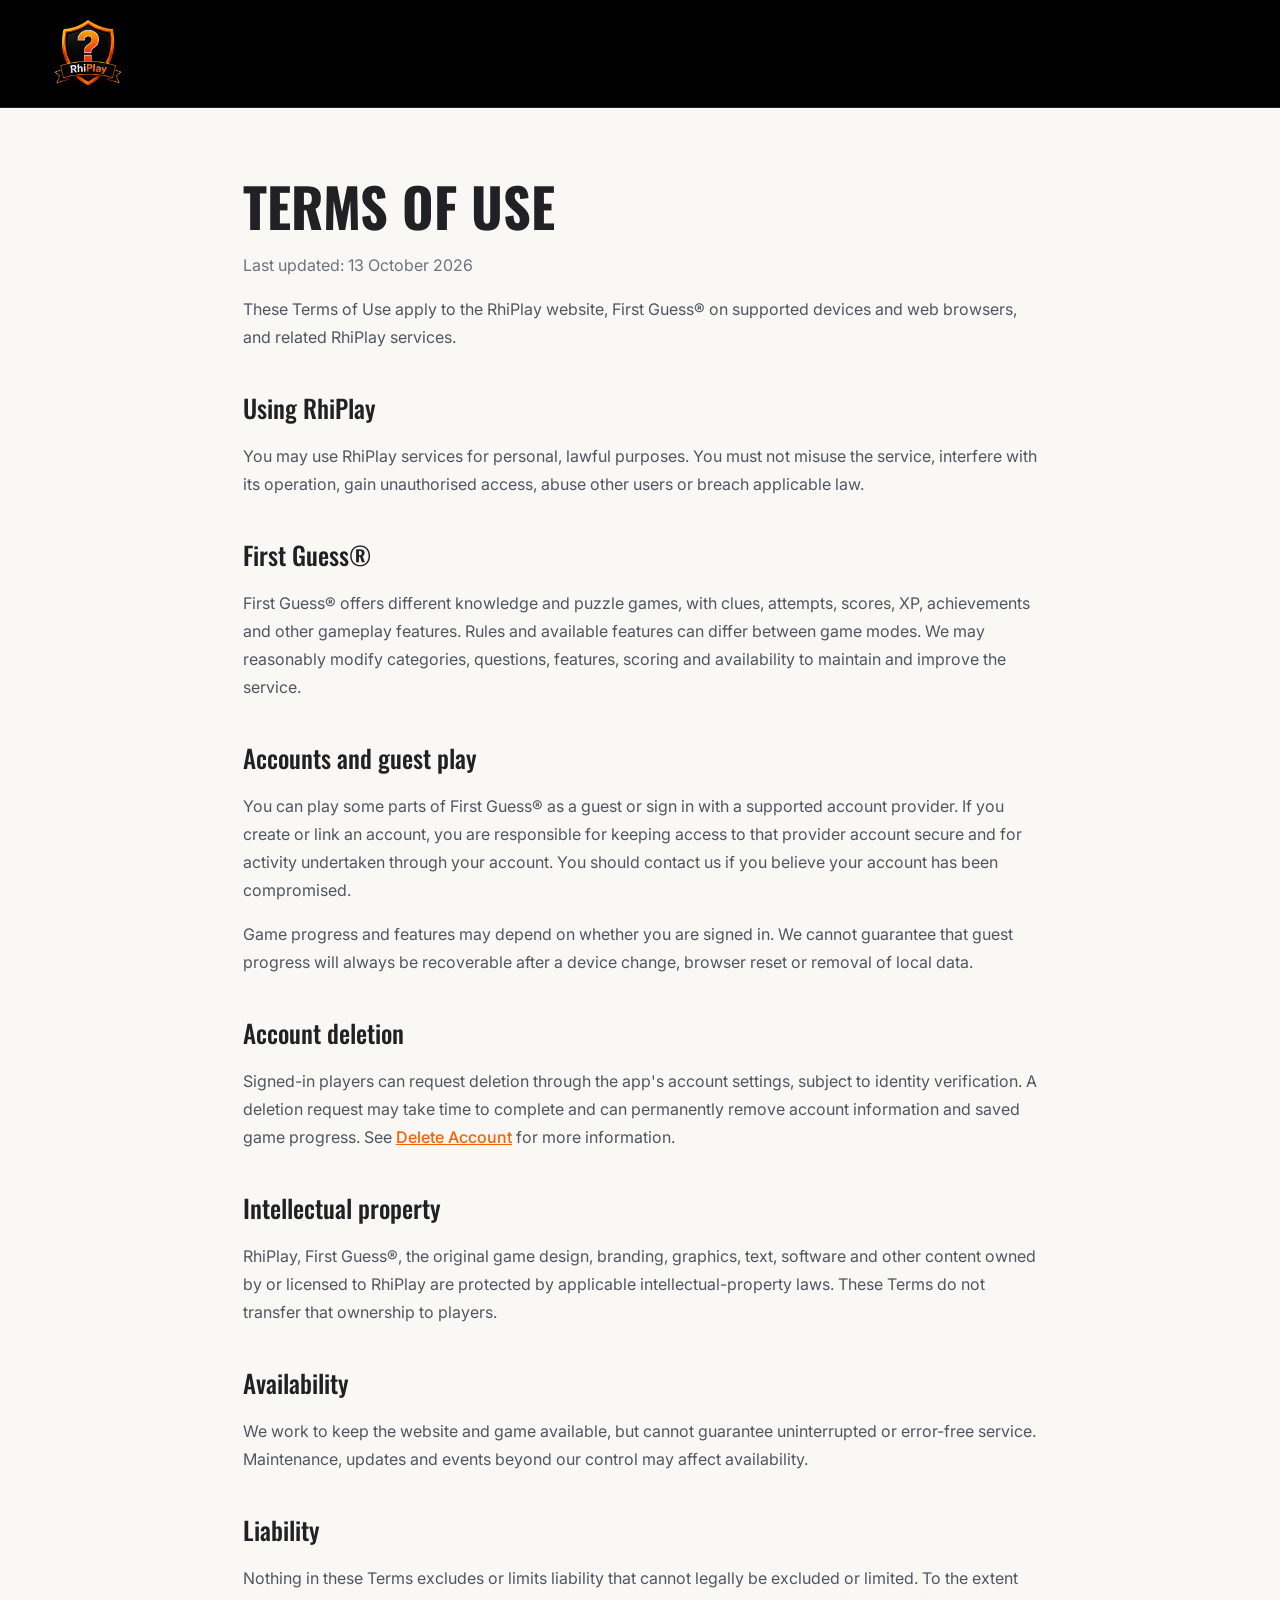
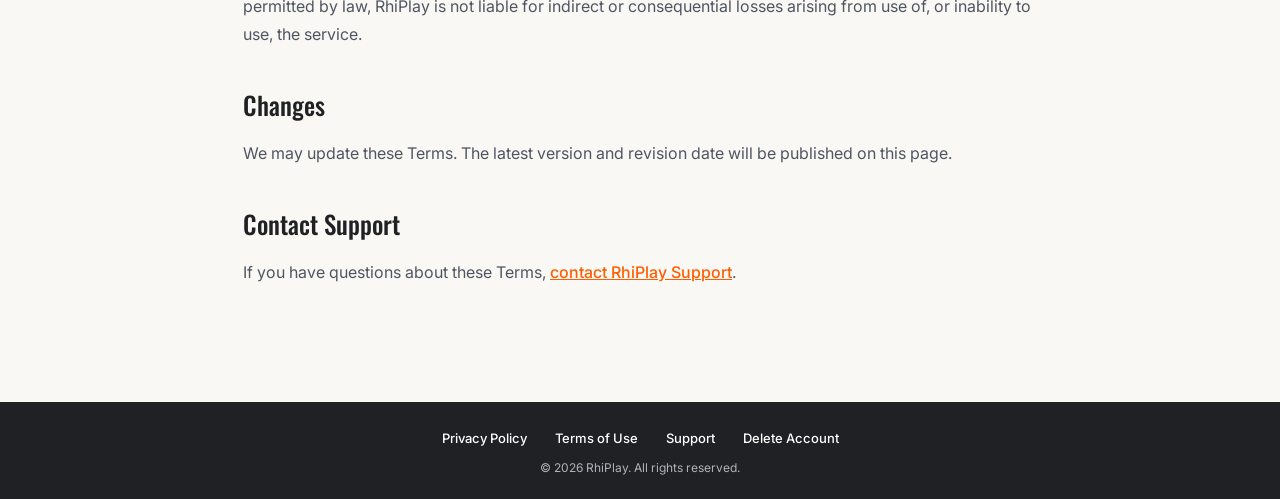
<file: terms.html>
<!doctype html>
<html lang="en">
<head>
  <meta charset="utf-8">
  <meta name="viewport" content="width=device-width,initial-scale=1">
  <title>Terms of Use | RhiPlay</title>
  <link rel="stylesheet" href="styles.css">
</head>

<body>

  <header class="site-header">
    <a
      class="rhiplay-logo-link"
      href="index.html"
      aria-label="RhiPlay home"
    >
      <img
        class="rhiplay-logo"
        src="RhiPlayLogo_GitHub.png"
        alt="RhiPlay"
      >
    </a>
  </header>

  <main class="legal-page">
    <h1>Terms of Use</h1>
    <p class="updated">Last updated: 13 October 2026</p>
    <p>These Terms of Use apply to the RhiPlay website, First Guess® on supported devices and web browsers, and related RhiPlay services.</p>

    <h2>Using RhiPlay</h2>
    <p>You may use RhiPlay services for personal, lawful purposes. You must not misuse the service, interfere with its operation, gain unauthorised access, abuse other users or breach applicable law.</p>

    <h2>First Guess®</h2>
    <p>First Guess® offers different knowledge and puzzle games, with clues, attempts, scores, XP, achievements and other gameplay features. Rules and available features can differ between game modes. We may reasonably modify categories, questions, features, scoring and availability to maintain and improve the service.</p>

    <h2>Accounts and guest play</h2>
    <p>You can play some parts of First Guess® as a guest or sign in with a supported account provider. If you create or link an account, you are responsible for keeping access to that provider account secure and for activity undertaken through your account. You should contact us if you believe your account has been compromised.</p>
    <p>Game progress and features may depend on whether you are signed in. We cannot guarantee that guest progress will always be recoverable after a device change, browser reset or removal of local data.</p>

    <h2>Account deletion</h2>
    <p>Signed-in players can request deletion through the app's account settings, subject to identity verification. A deletion request may take time to complete and can permanently remove account information and saved game progress. See <a href="delete-account.html">Delete Account</a> for more information.</p>

    <h2>Intellectual property</h2>
    <p>RhiPlay, First Guess®, the original game design, branding, graphics, text, software and other content owned by or licensed to RhiPlay are protected by applicable intellectual-property laws. These Terms do not transfer that ownership to players.</p>

    <h2>Availability</h2>
    <p>We work to keep the website and game available, but cannot guarantee uninterrupted or error-free service. Maintenance, updates and events beyond our control may affect availability.</p>

    <h2>Liability</h2>
    <p>Nothing in these Terms excludes or limits liability that cannot legally be excluded or limited. To the extent permitted by law, RhiPlay is not liable for indirect or consequential losses arising from use of, or inability to use, the service.</p>

    <h2>Changes</h2>
    <p>We may update these Terms. The latest version and revision date will be published on this page.</p>

    <h2>Contact Support</h2>
    <p>If you have questions about these Terms, <a href="support.html">contact RhiPlay Support</a>.</p>
  </main>

  <footer class="site-footer">

    <div class="footer-links">
      <a href="privacy.html">Privacy Policy</a>
      <a href="terms.html">Terms of Use</a>
      <a href="support.html">Support</a>
      <a href="delete-account.html">Delete Account</a>
    </div>

    <p>© 2026 RhiPlay. All rights reserved.</p>

  </footer>

</body>
</html>
</file>
<file: styles.css>
@import url('https://fonts.googleapis.com/css2?family=Inter:wght@400;500&family=Oswald:wght@500&display=swap');

:root{
  --orange:#FE5E02;
  --charcoal:#202124;
  --offwhite:#FAF8F4;
  --grey:#6B7280;
}

*{
  box-sizing:border-box;
}

body{
  margin:0;
  background:var(--offwhite);
  color:var(--charcoal);
  font-family:Inter,Arial,sans-serif;
}

.site-header{
  height:108px;
  padding:0 max(4vw,calc((100% - 1200px)/2));
  display:flex;
  align-items:center;
  justify-content:center;
  position:relative;
  background:#000;
  border-bottom:1px solid #202124;
}

.rhiplay-logo-link{
  position:absolute;
  left:max(4vw,calc((100% - 1200px)/2));
  display:flex;
  align-items:center;
  height:100%;
  text-decoration:none;
}

.rhiplay-logo{
  display:block;
  width:74px;
  height:74px;
  object-fit:contain;
}

.header-first-guess{
  display:block;
  width:310px;
  max-width:52vw;
  height:auto;
  object-fit:contain;
}

.hero{
  min-height:650px;
  max-width:1200px;
  margin:auto;
  padding:30px 0 45px;
  display:grid;
  grid-template-columns:1.05fr .95fr;
  gap:65px;
  align-items:start;
}

.hero-copy{
  padding-top:125px;
}

.eyebrow{
  font-family:Oswald,sans-serif;
  font-size:24px;
  letter-spacing:3px;
  color:var(--orange);
  margin:0 0 18px;
}

.first-guess-header{
  display:block;
  width:330px;
  max-width:90%;
  margin-bottom:18px;
}

.hero h1{
  font-family:Oswald,sans-serif;
  text-transform:uppercase;
  font-size:38px;
  line-height:1.05;
  font-weight:500;
  margin:0 0 25px;
  letter-spacing:.4px;
}

.hero h1 em{
  font-style:normal;
  color:var(--orange);
}

.intro{
  max-width:590px;
  font-size:17px;
  line-height:1.7;
  color:#000;
  margin:0;
}

.store-buttons{
  display:flex;
  gap:14px;
  flex-wrap:wrap;
  margin-top:28px;
  align-items:center;
}

.store-buttons img{
  display:block;
  height:54px;
  width:auto;
  max-width:190px;
  object-fit:contain;
}

.web-play-button{
  display:inline-flex;
  align-items:center;
  justify-content:center;
  margin-top:24px;
  min-height:50px;
  padding:0 24px;
  border-radius:10px;
  background:var(--orange);
  color:#fff;
  text-decoration:none;
  font-family:Oswald,sans-serif;
  font-size:18px;
  font-weight:500;
  letter-spacing:1px;
  transition:transform .15s ease,opacity .15s ease;
}

.web-play-button:hover{
  /* No hover movement or visual rollover effect. */
}

.phone-wrap{
  display:flex;
  align-items:center;
  justify-content:center;
  min-height:650px;
  background:none!important;
}

.phone-shell{
  width:390px;
  height:648px;
  background:#111;
  border:5px solid #202124;
  border-radius:38px;
  box-shadow:0 25px 55px rgba(0,0,0,.2);
  overflow:hidden;
  position:relative;
  transform:none;
  padding:5px;
}

.phone-notch{
  display:none;
}

.phone-screen{
  width:100%;
  height:100%;
  border-radius:32px;
  overflow:hidden;
  background:#000;
  display:flex;
  align-items:center;
  justify-content:center;
}

.phone-screenshot{
  display:block;
  width:100%;
  height:100%;
  object-fit:contain;
  object-position:center;
  background:#000;
}

.legal-page{
  max-width:850px;
  margin:0 auto;
  padding:70px 28px 100px;
}

.legal-page h1{
  font-family:Oswald,sans-serif;
  text-transform:uppercase;
  font-size:54px;
  line-height:1.05;
  margin:0 0 12px;
}

.legal-page h2{
  font-family:Oswald,sans-serif;
  font-size:25px;
  font-weight:500;
  margin:38px 0 10px;
}

.legal-page p{
  font-size:16px;
  line-height:1.75;
  color:#4f5662;
}

.legal-page ol{
  font-size:16px;
  line-height:1.75;
  color:#4f5662;
  padding-left:28px;
}

.legal-page ol li{
  margin-bottom:8px;
}

.legal-page .updated,
.legal-page .note{
  color:var(--grey);
}

.legal-page a{
  color:var(--orange);
  font-weight:500;
}

.legal-page strong{
  color:var(--charcoal);
}

.site-footer{
  background:var(--charcoal);
  color:#fff;
  text-align:center;
  padding:28px 20px 24px;
}

.footer-links{
  display:flex;
  justify-content:center;
  gap:28px;
  flex-wrap:wrap;
}

.footer-links a{
  color:#fff;
  text-decoration:none;
  font-size:13px;
  font-weight:500;
}

.footer-links a:hover{
  color:var(--orange);
}

.site-footer p{
  margin:14px 0 0;
  color:#aeb3bb;
  font-size:12px;
}

@media(max-width:900px){

  .hero{
    padding:35px 25px 30px;
    grid-template-columns:1fr;
    text-align:center;
    gap:28px;
    align-items:center;
  }

  .hero-copy{
    padding-top:0;
  }

  .eyebrow{
    font-size:22px;
  }

  .intro{
    margin:auto;
  }

  .store-buttons{
    justify-content:center;
  }

  .web-play-button{
    margin-left:auto;
    margin-right:auto;
  }

  .phone-wrap{
    min-height:0;
    margin-top:0;
  }

  .hero h1{
    font-size:34px;
  }
}

@media(max-width:520px){

  .site-header{
    height:86px;
    padding:0 20px;
  }

  .rhiplay-logo-link{
    left:20px;
  }

  .rhiplay-logo{
    width:58px;
    height:58px;
  }

  .header-first-guess{
    width:220px;
    max-width:58vw;
  }

  .hero{
    padding:28px 20px 20px;
    gap:18px;
  }

  .hero-copy{
    padding-top:0;
  }

  .eyebrow{
    font-size:20px;
    margin-bottom:16px;
  }

  .hero h1{
    font-size:30px;
  }

  .store-buttons{
    gap:10px;
    margin-top:22px;
  }

  .store-buttons img{
    height:46px;
    max-width:155px;
  }

  .web-play-button{
    width:100%;
    max-width:310px;
  }

  .phone-wrap{
    min-height:0;
    margin-top:16px;
  }

  .phone-shell{
    width:330px;
    height:548px;
    transform:none;
  }

  .legal-page{
    padding:45px 20px 70px;
  }

  .legal-page h1{
    font-size:42px;
  }

  .footer-links{
    gap:12px 20px;
  }
}


/* First Guess unified website preview: responsive, HTML-first game entry. */
.game-portal {background:#050505;color:#fff;min-height:calc(100vh - 200px);padding:30px max(20px,calc((100% - 1200px)/2)) 55px;}
.game-portal h1,.game-portal h2,.game-portal h3 {font-family:Oswald,Arial,sans-serif;font-weight:500;}
.portal-intro {display:grid;grid-template-columns:minmax(0,1fr) auto;gap:8px 35px;align-items:center;padding:18px 0 24px;}
.portal-intro h1 {font-size:clamp(30px,3vw,42px);margin:0;letter-spacing:.03em;text-transform:uppercase;}
.portal-intro > p {max-width:650px;line-height:1.7;color:#ddd;margin:0;font-size:15px;grid-column:1;}
.portal-actions {display:flex;align-items:center;gap:16px;flex-direction:column;grid-column:2;grid-row:1 / span 2;}
.portal-actions .web-play-button {margin:0;white-space:nowrap;}
.portal-actions .store-buttons {margin:0;justify-content:center;gap:10px;}
.portal-actions .store-buttons img {height:40px;max-width:145px;}
.portal-daily {margin:10px 0 26px;display:flex;align-items:center;justify-content:space-between;gap:16px;padding:17px 22px;background:linear-gradient(110deg,#211304,#100c06);border:1px solid #f2a515;border-radius:12px;box-shadow:inset 0 0 18px rgba(254,94,2,.19);}
.portal-daily > div {display:flex;align-items:center;flex-wrap:wrap;gap:12px;}
.portal-daily strong {font:500 clamp(22px,3vw,32px) Oswald,Arial,sans-serif;color:#ffd890;}
.portal-daily span {font-size:14px;color:#f7e0a9;}
.portal-daily a,.portal-grid a {background:#fe5e02;color:#fff;font:500 16px Oswald,Arial,sans-serif;text-decoration:none;border-radius:8px;padding:10px 22px;display:inline-flex;justify-content:center;align-items:center;min-height:42px;}
.portal-games h2 {display:flex;align-items:center;gap:14px;font-size:20px;margin:0 0 16px;justify-content:center;}
.portal-games h2::before,.portal-games h2::after {content:"";height:1px;background:#d45d0a;flex:1;}
.portal-grid {display:grid;grid-template-columns:repeat(2,minmax(0,1fr));gap:12px;}
.portal-grid article {display:flex;align-items:center;justify-content:space-between;gap:15px;background:#111;border:1px solid #fe5e02;border-radius:12px;padding:15px 16px;min-width:0;}
.portal-grid h3 {font-size:18px;margin:0 0 3px;}
.portal-grid p {font-size:13px;color:#d9d9d9;line-height:1.4;margin:0;}
.portal-grid a {min-width:82px;}
.portal-help {margin-top:35px;padding:25px;border-top:1px solid #3a2c22;text-align:center;}
.portal-help h2 {font-size:24px;margin:0 0 8px;}
.portal-help p {max-width:790px;margin:0 auto;line-height:1.7;color:#ddd;}
.portal-help a {color:#ffa45d;}
@media(max-width:920px) {.portal-intro {grid-template-columns:1fr;text-align:center;}.portal-intro > p {grid-column:1;margin:auto;}.portal-actions {grid-column:1;grid-row:auto;margin-top:15px;}.portal-grid {grid-template-columns:repeat(2,minmax(0,1fr));}}
@media(max-width:650px) {.game-portal {padding:20px 14px 36px;}.portal-intro h1 {font-size:30px;}.portal-actions .web-play-button {width:100%;white-space:normal;text-align:center;}.portal-grid {grid-template-columns:1fr;}.portal-grid article {padding:13px 12px;}.portal-daily {padding:14px;flex-direction:column;text-align:center;}.portal-daily > div {justify-content:center;}.portal-intro > p {font-size:14px;}.portal-help {padding:22px 8px;}}
</file>
<file: adsense-content.css>
/* New editorial content only; existing hero and mobile layout preserved. */
.content-section,.content-page{max-width:1120px;margin:0 auto;padding:58px 32px;color:#202124;line-height:1.75}
.content-section.alternate{max-width:none;background:#fff;padding-left:max(32px,calc((100% - 1056px)/2));padding-right:max(32px,calc((100% - 1056px)/2))}
.content-section h2,.content-page h1,.content-page h2{font-family:Oswald,Arial,sans-serif;font-weight:500;line-height:1.15;color:#202124}
.content-section h2{font-size:34px;margin:0 0 20px}.content-page{max-width:900px;min-height:65vh}.content-page h1{font-size:48px;margin:0 0 22px}.content-page h2{font-size:28px;margin:38px 0 12px}.content-page p,.content-section p,.content-page li,.content-section li{font-size:16px;line-height:1.8}
.content-section a,.content-page a{color:#b64200;text-underline-offset:3px}.content-links{display:flex;flex-wrap:wrap;gap:14px;margin-top:22px}.content-links a,.content-cta a{display:inline-block;border:1px solid #FE5E02;padding:10px 18px;border-radius:8px;text-decoration:none;font-weight:600}.mode-grid{display:grid;grid-template-columns:repeat(2,minmax(0,1fr));gap:18px}.mode-grid article{background:#faf8f4;padding:18px 22px;border:1px solid #e8e0d8;border-radius:12px}.mode-grid article h3{font-family:Oswald,Arial,sans-serif;font-size:23px;margin:0 0 6px}.mode-grid article p{margin:0}.steps{padding-left:24px}.steps li{margin-bottom:9px}
@media(max-width:650px){.content-section,.content-page{padding:34px 20px}.content-section.alternate{padding:34px 20px}.mode-grid{grid-template-columns:1fr}.content-page h1{font-size:36px}.content-section h2{font-size:29px}}

/* RhiPlay website navigation */
.rhiplay-main-nav {
    background: #000000;
    display: flex;
    justify-content: center;
    align-items: center;
    flex-wrap: wrap;
    gap: 12px 28px;
    padding: 18px 20px;
}

.rhiplay-main-nav a {
    font-family: Oswald, Arial, sans-serif;
    font-size: 20px;
    font-weight: 500;
    letter-spacing: 1px;
    text-transform: uppercase;
    text-decoration: none;
    color: #FFFFFF;
}

.rhiplay-main-nav a:hover {
    color: #FE5E02;
}

/* RhiPlay CTA buttons */
.content-cta a,
.content-links a {
    display: inline-flex;
    align-items: center;
    justify-content: center;
    background: #FE5E02;
    color: #FFFFFF !important;
    border: 0;
    border-radius: 10px;
    padding: 14px 26px;
    font-family: Oswald, Arial, sans-serif;
    font-size: 20px;
    font-weight: 500;
    letter-spacing: 1px;
    text-decoration: none;
    text-transform: uppercase;
}

@media (max-width: 600px) {
    .rhiplay-main-nav {
        gap: 10px 16px;
        padding: 14px 12px;
    }

    .rhiplay-main-nav a {
        font-size: 16px;
    }
}
</file>
